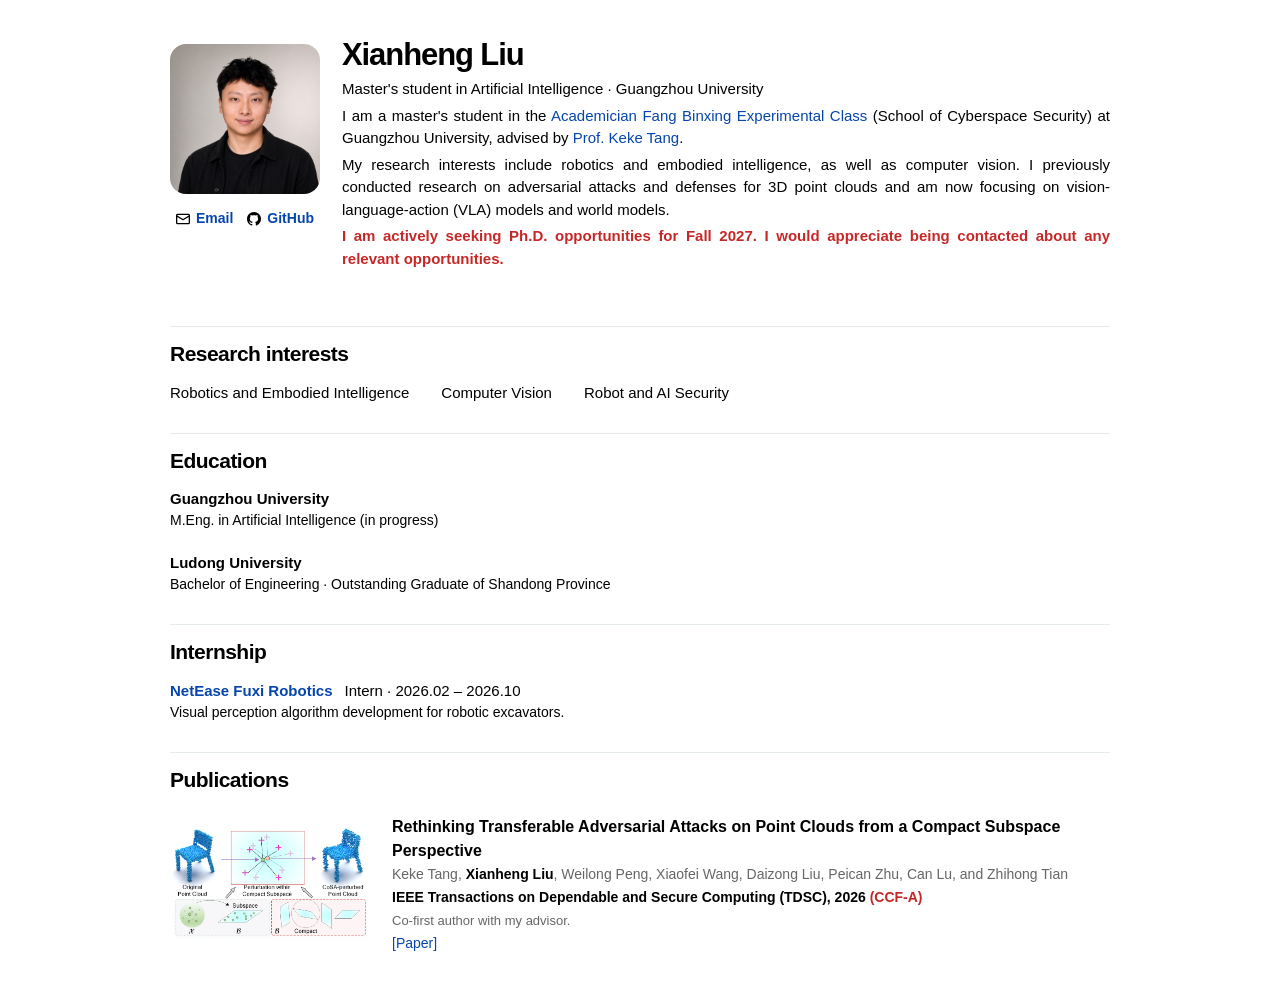
<file: index.html>
<!doctype html>
<html lang="en">
<head>
  <meta charset="utf-8">
  <meta name="viewport" content="width=device-width, initial-scale=1">
  <meta name="description" content="Xianheng Liu, a master's student in Artificial Intelligence at the School of Cyberspace Security, Guangzhou University.">
  <meta name="theme-color" content="#ffffff">
  <title>Xianheng Liu's Homepage</title>
  <link rel="stylesheet" href="assets/css/site.css?v=20261029-03">
</head>
<body>
  <a class="skip-link" href="#main">Skip to content</a>
  <main class="shell page-layout" id="main">
    <section class="profile hero" aria-labelledby="profile-name">
      <div class="portrait-card">
        <img class="profile-photo" src="assets/images/portrait.jpg" alt="Xianheng Liu portrait" width="150" height="150" decoding="async">
        <div class="contact-links">
          <a class="text-link" id="email-link" href="#"><img class="contact-icon" src="assets/images/email.svg" alt="" width="14" height="14">Email</a>
          <a class="text-link" href="https://github.com/ClubSodaX" target="_blank" rel="noopener noreferrer"><img class="contact-icon" src="assets/images/github.svg" alt="" width="14" height="14">GitHub</a>
        </div>
      </div>
      <div class="hero-copy">
        <h1 id="profile-name">Xianheng Liu</h1>
        <p class="profile-headline">Master's student in Artificial Intelligence · Guangzhou University</p>
        <p class="intro">I am a master's student in the <a class="text-link" href="https://wyy.gzhu.edu.cn/hpfb/fbjs.htm" target="_blank" rel="noopener noreferrer">Academician Fang Binxing Experimental Class</a> (School of Cyberspace Security) at Guangzhou University, advised by <a class="text-link" href="https://tangbohu.github.io/" target="_blank" rel="noopener noreferrer">Prof. Keke Tang</a>.</p>
        <p class="intro">My research interests include robotics and embodied intelligence, as well as computer vision. I previously conducted research on adversarial attacks and defenses for 3D point clouds and am now focusing on vision-language-action (VLA) models and world models.</p>
        <p class="intro phd-seeking">I am actively seeking Ph.D. opportunities for Fall 2027. I would appreciate being contacted about any relevant opportunities.</p>
      </div>
    </section>
    <div class="main-content">
      <section class="content-section" id="research" aria-labelledby="research-title">
        <div class="section-heading">
          <h2 id="research-title">Research interests</h2>
        </div>
        <div class="section-body research-list">
          <article class="research-item"><h3>Robotics and Embodied Intelligence</h3></article>
          <article class="research-item"><h3>Computer Vision</h3></article>
          <article class="research-item"><h3>Robot and AI Security</h3></article>
        </div>
      </section>
      <section class="content-section" id="education" aria-labelledby="education-title">
        <div class="section-heading">
          <h2 id="education-title">Education</h2>
        </div>
        <div class="section-body background-list">
          <article class="background-entry">
            <div class="entry-heading"><h3>Guangzhou University</h3></div>
            <p class="entry-subtitle">M.Eng. in Artificial Intelligence (in progress)</p>
          </article>
          <article class="background-entry">
            <div class="entry-heading"><h3>Ludong University</h3></div>
            <p class="entry-subtitle">Bachelor of Engineering · Outstanding Graduate of Shandong Province</p>
          </article>
        </div>
      </section>
      <section class="content-section" id="experience" aria-labelledby="experience-title">
        <div class="section-heading">
          <h2 id="experience-title">Internship</h2>
        </div>
        <div class="section-body background-list">
          <article class="background-entry">
            <div class="entry-heading">
              <h3><a class="resource-link" href="https://dong.163.com/" target="_blank" rel="noopener noreferrer">NetEase Fuxi Robotics</a></h3>
              <span class="entry-role">Intern · <time datetime="2026-02">2026.02</time> – <time datetime="2026-10">2026.10</time></span>
            </div>
            <p class="entry-description">Visual perception algorithm development for robotic excavators.</p>
          </article>
        </div>
      </section>
      <section class="content-section" id="publications" aria-labelledby="publications-title">
        <div class="section-heading">
          <h2 id="publications-title">Publications</h2>
        </div>
        <div class="section-body publication-list">
          <article class="publication has-thumbnail">
          <img class="publication-thumbnail" src="assets/images/cosa-teaser.png" alt="CoSA: adversarial perturbations within a compact subspace" decoding="async">
            <div class="publication-details">
              <h3>Rethinking Transferable Adversarial Attacks on Point Clouds from a Compact Subspace Perspective</h3>
              <p class="publication-authors">Keke Tang, <strong>Xianheng Liu</strong>, Weilong Peng, Xiaofei Wang, Daizong Liu, Peican Zhu, Can Lu, and Zhihong Tian</p>
              <p class="publication-venue">IEEE Transactions on Dependable and Secure Computing (TDSC), 2026 <span class="publication-ranking">(CCF-A)</span></p>
              <p class="publication-note">Co-first author with my advisor.</p>
              <div class="item-links">
                <a class="resource-link" href="https://doi.org/10.1109/TDSC.2026.3737179" target="_blank" rel="noopener noreferrer">[Paper]</a>
              </div>
            </div>
          </article>
        </div>
      </section>
    </div>
  </main>
  <script>
    // Assemble the address at runtime to keep it out of the page source.
    (function () {
      var parts = ["exianhengl", "gmail", "com"];
      document.getElementById("email-link").href = "mailto:" + parts[0] + "@" + parts[1] + "." + parts[2];
    })();
  </script>
</body>
</html>
</file>
<file: assets/css/site.css>
:root {
  --ink: #000;
  --heading: #000;
  --muted: #000;
  --link: #0645ad;
  --link-hover: #04418f;
  --rule: #e6ebed;
  --sans: -apple-system, BlinkMacSystemFont, "Segoe UI", Arial, sans-serif;
}

* {
  box-sizing: border-box;
}

html {
  scroll-padding-top: 32px;
}

body {
  margin: 0;
  background: #fff;
  color: var(--ink);
  font: 15px/1.8 var(--sans);
  -webkit-font-smoothing: antialiased;
}

a {
  touch-action: manipulation;
  -webkit-tap-highlight-color: transparent;
  color: var(--link);
  text-decoration: none;
  text-underline-offset: 4px;
}

a:hover {
  color: var(--link-hover);
  text-decoration: underline;
}

a:focus-visible {
  outline: 2px solid var(--link);
  outline-offset: 5px;
  border-radius: 2px;
}

img {
  display: block;
  max-width: 100%;
}

p, h1, h2, h3 {
  margin-top: 0;
}

::selection {
  color: var(--heading);
  background: #dcece8;
}

.shell {
  width: min(940px, calc(100% - 80px));
  margin-inline: auto;
}

.skip-link {
  position: fixed;
  z-index: 100;
  top: 12px;
  left: 18px;
  padding: 7px 14px;
  color: var(--link);
  background: #fff;
  border: 1px solid var(--link);
  transform: translateY(-160%);
}

.skip-link:focus {
  transform: translateY(0);
}

.page-layout {
  --media-width: 200px;
  --media-gap: 22px;
  padding-top: 44px;
  padding-bottom: 48px;
}

.profile, .main-content, .content-section {
  width: 100%;
  min-width: 0;
}

.profile {
  --portrait-width: 150px;
  display: grid;
  grid-template-columns: var(--portrait-width) minmax(0, 1fr);
  gap: var(--media-gap);
  align-items: start;
  padding-bottom: 24px;
  margin-bottom: 28px;
}

.portrait-card {
  width: var(--portrait-width);
  margin: 0;
  display: flex;
  flex-direction: column;
  align-items: center;
}

.profile-photo {
  width: var(--portrait-width);
  height: var(--portrait-width);
  border-radius: 16px;
  object-fit: cover;
}

.hero h1 {
  margin: -.16em 0 8px;
  color: var(--heading);
  font-size: 31px;
  line-height: 1;
  font-weight: 650;
  letter-spacing: -.035em;
  overflow-wrap: anywhere;
}

.profile-headline {
  margin: 0 0 4px;
  color: #000;
  font-size: 15px;
  line-height: 1.5;
  font-weight: 500;
}

.content-section {
  padding: 0;
  margin: 0 0 28px;
  scroll-margin-top: 28px;
}

.content-section:last-child {
  margin-bottom: 0;
}

.section-heading {
  display: flex;
  align-items: baseline;
  justify-content: space-between;
  flex-wrap: wrap;
  column-gap: 18px;
  row-gap: 5px;
  margin-bottom: 12px;
  padding-top: 12px;
  border-top: 1px solid var(--rule);
}

.section-heading h2 {
  margin: 0;
  color: var(--heading);
  font-size: 21px;
  line-height: 1.45;
  font-weight: 650;
  letter-spacing: -.025em;
}

.section-body {
  margin: 0;
}

.publication-list {
  padding-top: 8px;
}

.intro {
  margin: 0 0 4px;
  color: #000;
  font-size: 15px;
  line-height: 1.5;
  text-align: justify;
}

.intro a {
  white-space: nowrap;
}

.intro.phd-seeking {
  color: #c62828;
  font-weight: 600;
}

.research-list {
  display: flex;
  flex-wrap: wrap;
  align-items: baseline;
  gap: 10px 32px;
}

.research-item {
  display: flex;
  flex-wrap: wrap;
  align-items: baseline;
  gap: 4px 8px;
  min-width: 0;
  max-width: 100%;
}

.research-item h3 {
  margin: 0;
  color: var(--ink);
  font-size: 15px;
  line-height: 1.55;
  font-weight: 400;
}

.publication {
  display: flex;
  align-items: baseline;
  justify-content: space-between;
  gap: 20px;
  padding: 0 0 23px;
}

.publication + .publication {
  padding-top: 20px;
  border-top: 1px solid #eff2f3;
}

.publication:last-child {
  padding-bottom: 0;
}

.publication-details {
  flex: 1;
  min-width: 0;
}

.publication.has-thumbnail {
  display: grid;
  grid-template-columns: var(--media-width) minmax(0, 1fr);
  align-items: center;
  gap: var(--media-gap);
}

.publication-thumbnail {
  display: block;
  width: 100%;
  height: auto;
}

.publication-details h3 {
  margin: 0 0 2px;
  color: #000;
  font-size: 16px;
  line-height: 1.45;
  font-weight: 600;
  text-align: left;
}

.publication-details p {
  margin: 0 0 2px;
  color: var(--muted);
  font-size: 14px;
  line-height: 1.55;
}

.publication-details .publication-authors,
.publication-details .publication-note {
  color: #666;
}

.publication-details .publication-venue {
  color: var(--ink);
  font-weight: 600;
}

.publication-details .publication-note {
  font-size: 13px;
}

.publication-authors strong {
  color: var(--ink);
  font-weight: 600;
}

.publication-ranking {
  color: #c62828;
  font-weight: 600;
}

.item-links {
  display: flex;
  flex-wrap: wrap;
  gap: 16px;
  margin-top: 2px;
  font-size: 14px;
  line-height: 1.45;
}

.resource-link {
  color: var(--link);
}

.contact-links {
  display: flex;
  flex-direction: row;
  justify-content: center;
  align-items: center;
  gap: 14px;
  margin-top: 12px;
  font-size: 14px;
  text-align: center;
}

.contact-links a {
  display: inline-flex;
  align-items: center;
  gap: 6px;
  max-width: 100%;
  font-size: 14px;
  font-weight: 550;
  overflow-wrap: anywhere;
}

.contact-icon {
  flex: 0 0 14px;
  width: 14px;
  height: 14px;
}

.background-list {
  display: grid;
  gap: 20px;
}

.entry-heading {
  display: flex;
  justify-content: flex-start;
  align-items: baseline;
  flex-wrap: wrap;
  gap: 4px 12px;
}

.entry-heading h3 {
  margin: 0;
  color: var(--heading);
  font-size: 15px;
  line-height: 1.4;
  font-weight: 600;
}

.entry-role {
  color: #000;
  font-size: 15px;
  line-height: 1.4;
}

.entry-subtitle,
.entry-description {
  margin: 0;
  color: #000;
  font-size: 14px;
  line-height: 1.65;
}

@media (max-width: 900px) {
  .intro {
    text-align: left;
  }

  .shell {
    width: calc(100% - 64px);
  }

  .page-layout {
    padding-top: 38px;
  }

  .profile {
    margin-bottom: 26px;
  }

  .profile-photo {
    border-radius: 13px;
  }

  .hero h1 {
    font-size: 29px;
  }

  .content-section {
    margin-bottom: 26px;
  }

}

@media (max-width: 560px) {
  .shell {
    width: calc(100% - 40px);
  }

  .page-layout {
    padding-top: 27px;
  }

  .profile {
    grid-template-columns: minmax(0, 1fr);
    gap: 18px;
    padding-bottom: 22px;
    margin-bottom: 24px;
  }

  .profile-photo {
    width: 120px;
    height: 120px;
  }

  .hero h1 {
    font-size: 27px;
  }

  .profile-headline {
    font-size: 13px;
  }

  .intro {
    font-size: 13px;
  }

  .content-section {
    margin-bottom: 24px;
  }

  .section-heading {
    margin-bottom: 12px;
    column-gap: 12px;
  }

  .section-heading h2 {
    font-size: 20px;
  }

  .research-list {
    gap: 10px 24px;
  }

  .publication {
    gap: 14px;
    padding-bottom: 20px;
  }

  .publication.has-thumbnail {
    grid-template-columns: minmax(0, 1fr);
    gap: 15px;
  }

  .publication-thumbnail {
    width: min(260px, 100%);
  }

  .publication + .publication {
    padding-top: 18px;
  }

  .publication-details h3 {
    font-size: 15px;
  }

  .publication-details p {
    font-size: 13px;
  }

  .entry-subtitle,
  .entry-description {
    font-size: 13px;
  }

}

@media print {
  .shell {
    width: 100%;
  }

  .skip-link {
    display: none;
  }

  .page-layout {
    padding-top: 28px;
  }

  .content-section {
    break-inside: avoid;
  }

  .publication {
    break-inside: avoid;
  }

  a {
    color: var(--ink);
  }

}
</file>
